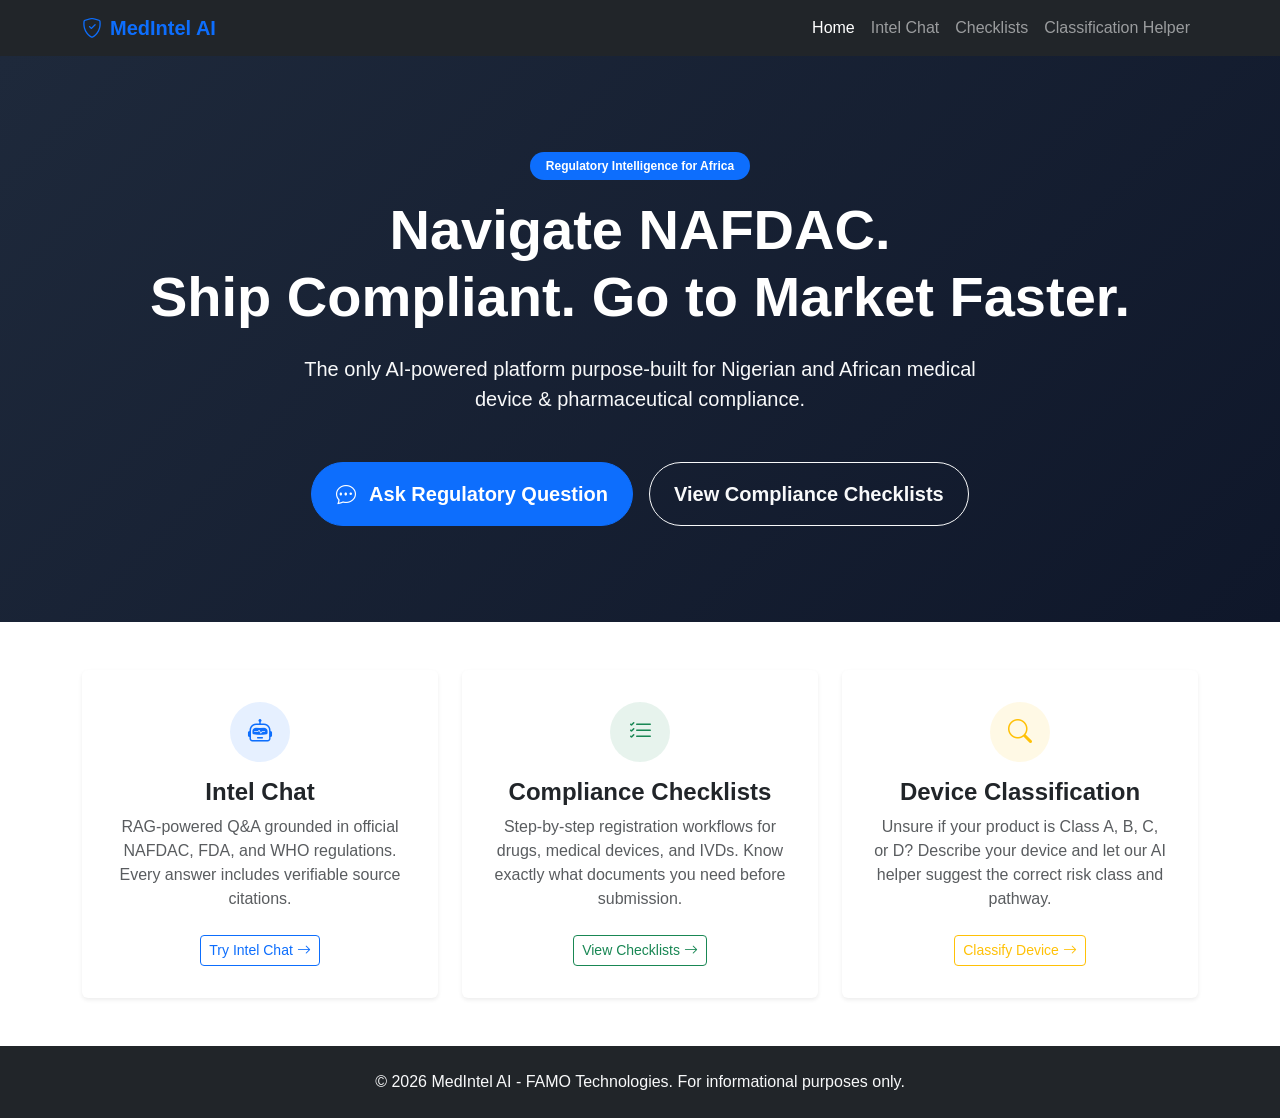
<file: templates/index.html>
<!DOCTYPE html>
<html lang="en">
<head>
    <meta charset="UTF-8">
    <meta name="viewport" content="width=device-width, initial-scale=1.0">
    <title>MedIntel AI — Regulatory Intelligence</title>
    <link href="https://cdn.jsdelivr.net/npm/bootstrap@5.3.2/dist/css/bootstrap.min.css" rel="stylesheet">
    <link rel="stylesheet" href="https://cdn.jsdelivr.net/npm/bootstrap-icons@1.11.1/font/bootstrap-icons.css">
    <link rel="stylesheet" href="/static/css/style.css">
</head>
<body>
    <!-- Navigation -->
    <nav class="navbar navbar-expand-lg navbar-dark bg-dark sticky-top">
        <div class="container">
            <a class="navbar-brand fw-bold text-primary" href="/">
                <i class="bi bi-shield-check me-2"></i>MedIntel AI
            </a>
            <button class="navbar-toggler" type="button" data-bs-toggle="collapse" data-bs-target="#navbarNav">
                <span class="navbar-toggler-icon"></span>
            </button>
            <div class="collapse navbar-collapse" id="navbarNav">
                <ul class="navbar-nav ms-auto">
                    <li class="nav-item">
                        <a class="nav-link active" href="/">Home</a>
                    </li>
                    <li class="nav-item">
                        <a class="nav-link" href="/chat">Intel Chat</a>
                    </li>
                    <li class="nav-item">
                        <a class="nav-link" href="/checklists">Checklists</a>
                    </li>
                    <li class="nav-item">
                        <a class="nav-link" href="/classify">Classification Helper</a>
                    </li>
                </ul>
            </div>
        </div>
    </nav>

    <!-- Hero Section -->
    <div class="hero-section text-center text-white py-5 mb-5 bg-dark" style="background: linear-gradient(135deg, #1e293b, #0f172a);">
        <div class="container py-5">
            <span class="badge bg-primary px-3 py-2 mb-3 rounded-pill">Regulatory Intelligence for Africa</span>
            <h1 class="display-4 fw-bold mb-4">Navigate NAFDAC.<br>Ship Compliant. Go to Market Faster.</h1>
            <p class="lead mb-5 mx-auto text-light" style="max-width: 700px;">
                The only AI-powered platform purpose-built for Nigerian and African medical device & pharmaceutical compliance.
            </p>
            <div class="d-flex justify-content-center gap-3">
                <a href="/chat" class="btn btn-primary btn-lg px-4 py-3 rounded-pill fw-bold">
                    <i class="bi bi-chat-dots me-2"></i> Ask Regulatory Question
                </a>
                <a href="/checklists" class="btn btn-outline-light btn-lg px-4 py-3 rounded-pill fw-bold">
                    View Compliance Checklists
                </a>
            </div>
        </div>
    </div>

    <!-- Features -->
    <div class="container mb-5">
        <div class="row g-4">
            <div class="col-md-4">
                <div class="card h-100 border-0 shadow-sm feature-card p-3">
                    <div class="card-body text-center">
                        <div class="feature-icon bg-primary bg-opacity-10 text-primary mb-3 mx-auto rounded-circle d-flex align-items-center justify-content-center" style="width: 60px; height: 60px; font-size: 24px;">
                            <i class="bi bi-robot"></i>
                        </div>
                        <h4 class="card-title fw-bold">Intel Chat</h4>
                        <p class="card-text text-muted">RAG-powered Q&A grounded in official NAFDAC, FDA, and WHO regulations. Every answer includes verifiable source citations.</p>
                        <a href="/chat" class="btn btn-sm btn-outline-primary mt-2">Try Intel Chat <i class="bi bi-arrow-right"></i></a>
                    </div>
                </div>
            </div>
            
            <div class="col-md-4">
                <div class="card h-100 border-0 shadow-sm feature-card p-3">
                    <div class="card-body text-center">
                        <div class="feature-icon bg-success bg-opacity-10 text-success mb-3 mx-auto rounded-circle d-flex align-items-center justify-content-center" style="width: 60px; height: 60px; font-size: 24px;">
                            <i class="bi bi-list-check"></i>
                        </div>
                        <h4 class="card-title fw-bold">Compliance Checklists</h4>
                        <p class="card-text text-muted">Step-by-step registration workflows for drugs, medical devices, and IVDs. Know exactly what documents you need before submission.</p>
                        <a href="/checklists" class="btn btn-sm btn-outline-success mt-2">View Checklists <i class="bi bi-arrow-right"></i></a>
                    </div>
                </div>
            </div>

            <div class="col-md-4">
                <div class="card h-100 border-0 shadow-sm feature-card p-3">
                    <div class="card-body text-center">
                        <div class="feature-icon bg-warning bg-opacity-10 text-warning mb-3 mx-auto rounded-circle d-flex align-items-center justify-content-center" style="width: 60px; height: 60px; font-size: 24px;">
                            <i class="bi bi-search"></i>
                        </div>
                        <h4 class="card-title fw-bold">Device Classification</h4>
                        <p class="card-text text-muted">Unsure if your product is Class A, B, C, or D? Describe your device and let our AI helper suggest the correct risk class and pathway.</p>
                        <a href="/classify" class="btn btn-sm btn-outline-warning mt-2">Classify Device <i class="bi bi-arrow-right"></i></a>
                    </div>
                </div>
            </div>
        </div>
    </div>

    <!-- Footer -->
    <footer class="bg-dark text-light py-4 mt-auto">
        <div class="container text-center">
            <p class="mb-0">&copy; 2026 MedIntel AI - FAMO Technologies. For informational purposes only.</p>
        </div>
    </footer>

    <script src="https://cdn.jsdelivr.net/npm/bootstrap@5.3.2/dist/js/bootstrap.bundle.min.js"></script>
</body>
</html>
</file>
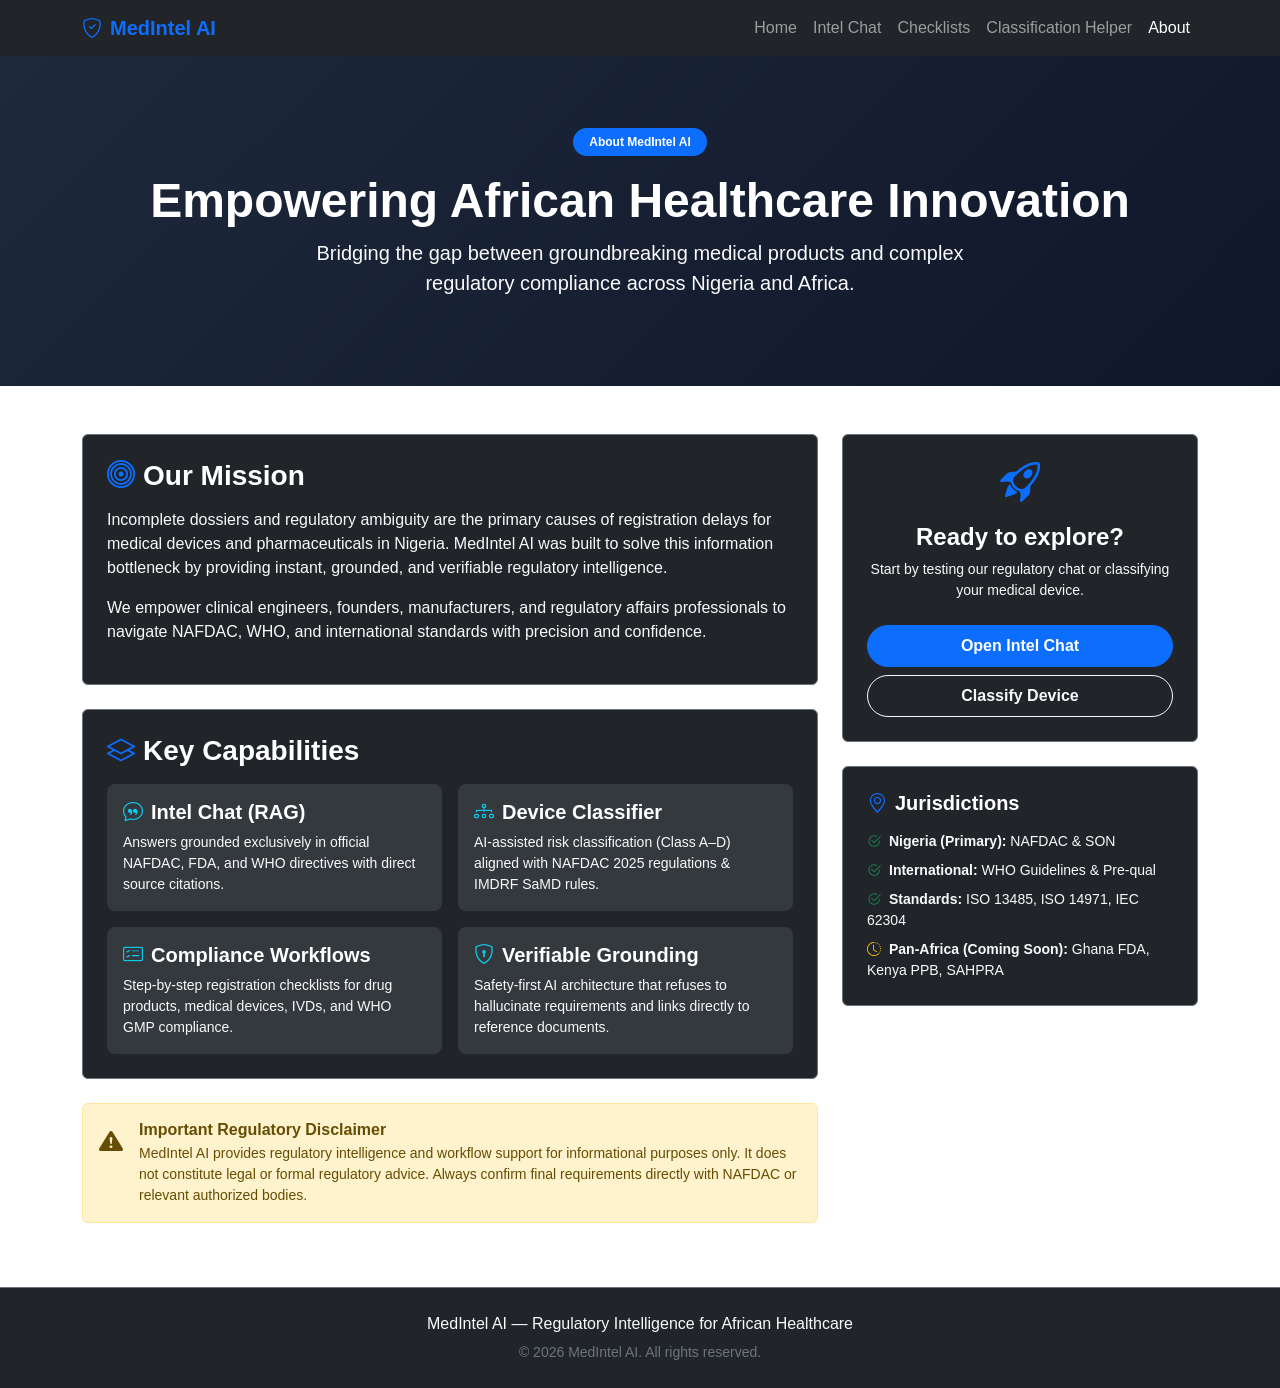
<file: templates/about.html>
<!DOCTYPE html>
<html lang="en">
<head>
    <meta charset="UTF-8">
    <meta name="viewport" content="width=device-width, initial-scale=1.0">
    <title>About — MedIntel AI</title>
    <link href="https://cdn.jsdelivr.net/npm/bootstrap@5.3.2/dist/css/bootstrap.min.css" rel="stylesheet">
    <link rel="stylesheet" href="https://cdn.jsdelivr.net/npm/bootstrap-icons@1.11.1/font/bootstrap-icons.css">
    <link rel="stylesheet" href="/static/css/style.css">
</head>
<body>
    <!-- Navigation -->
    <nav class="navbar navbar-expand-lg navbar-dark bg-dark sticky-top">
        <div class="container">
            <a class="navbar-brand fw-bold text-primary" href="/">
                <i class="bi bi-shield-check me-2"></i>MedIntel AI
            </a>
            <button class="navbar-toggler" type="button" data-bs-toggle="collapse" data-bs-target="#navbarNav">
                <span class="navbar-toggler-icon"></span>
            </button>
            <div class="collapse navbar-collapse" id="navbarNav">
                <ul class="navbar-nav ms-auto">
                    <li class="nav-item">
                        <a class="nav-link" href="/">Home</a>
                    </li>
                    <li class="nav-item">
                        <a class="nav-link" href="/chat">Intel Chat</a>
                    </li>
                    <li class="nav-item">
                        <a class="nav-link" href="/checklists">Checklists</a>
                    </li>
                    <li class="nav-item">
                        <a class="nav-link" href="/classify">Classification Helper</a>
                    </li>
                    <li class="nav-item">
                        <a class="nav-link active" href="/about">About</a>
                    </li>
                </ul>
            </div>
        </div>
    </nav>

    <!-- Header Section -->
    <div class="bg-dark text-white py-5 mb-5" style="background: linear-gradient(135deg, #1e293b, #0f172a);">
        <div class="container text-center py-4">
            <span class="badge bg-primary px-3 py-2 mb-3 rounded-pill">About MedIntel AI</span>
            <h1 class="display-5 fw-bold">Empowering African Healthcare Innovation</h1>
            <p class="lead text-light mx-auto" style="max-width: 700px;">
                Bridging the gap between groundbreaking medical products and complex regulatory compliance across Nigeria and Africa.
            </p>
        </div>
    </div>

    <!-- Main Content -->
    <div class="container mb-5">
        <div class="row g-4">
            <div class="col-lg-8">
                <div class="card bg-dark text-white border-secondary p-4 mb-4">
                    <h3 class="fw-bold mb-3"><i class="bi bi-bullseye text-primary me-2"></i>Our Mission</h3>
                    <p class="text-light leading-relaxed">
                        Incomplete dossiers and regulatory ambiguity are the primary causes of registration delays for medical devices and pharmaceuticals in Nigeria. MedIntel AI was built to solve this information bottleneck by providing instant, grounded, and verifiable regulatory intelligence.
                    </p>
                    <p class="text-light">
                        We empower clinical engineers, founders, manufacturers, and regulatory affairs professionals to navigate NAFDAC, WHO, and international standards with precision and confidence.
                    </p>
                </div>

                <div class="card bg-dark text-white border-secondary p-4 mb-4">
                    <h3 class="fw-bold mb-3"><i class="bi bi-layers text-primary me-2"></i>Key Capabilities</h3>
                    <div class="row g-3">
                        <div class="col-md-6">
                            <div class="p-3 bg-secondary bg-opacity-25 rounded-3">
                                <h5 class="fw-bold text-white mb-2"><i class="bi bi-chat-quote text-info me-2"></i>Intel Chat (RAG)</h5>
                                <p class="small text-light mb-0">Answers grounded exclusively in official NAFDAC, FDA, and WHO directives with direct source citations.</p>
                            </div>
                        </div>
                        <div class="col-md-6">
                            <div class="p-3 bg-secondary bg-opacity-25 rounded-3">
                                <h5 class="fw-bold text-white mb-2"><i class="bi bi-diagram-3 text-info me-2"></i>Device Classifier</h5>
                                <p class="small text-light mb-0">AI-assisted risk classification (Class A–D) aligned with NAFDAC 2025 regulations & IMDRF SaMD rules.</p>
                            </div>
                        </div>
                        <div class="col-md-6">
                            <div class="p-3 bg-secondary bg-opacity-25 rounded-3">
                                <h5 class="fw-bold text-white mb-2"><i class="bi bi-card-checklist text-info me-2"></i>Compliance Workflows</h5>
                                <p class="small text-light mb-0">Step-by-step registration checklists for drug products, medical devices, IVDs, and WHO GMP compliance.</p>
                            </div>
                        </div>
                        <div class="col-md-6">
                            <div class="p-3 bg-secondary bg-opacity-25 rounded-3">
                                <h5 class="fw-bold text-white mb-2"><i class="bi bi-shield-lock text-info me-2"></i>Verifiable Grounding</h5>
                                <p class="small text-light mb-0">Safety-first AI architecture that refuses to hallucinate requirements and links directly to reference documents.</p>
                            </div>
                        </div>
                    </div>
                </div>

                <div class="alert alert-warning d-flex align-items-start" role="alert">
                    <i class="bi bi-exclamation-triangle-fill fs-4 me-3 mt-1"></i>
                    <div>
                        <h6 class="alert-heading fw-bold mb-1">Important Regulatory Disclaimer</h6>
                        <p class="small mb-0">
                            MedIntel AI provides regulatory intelligence and workflow support for informational purposes only. It does not constitute legal or formal regulatory advice. Always confirm final requirements directly with NAFDAC or relevant authorized bodies.
                        </p>
                    </div>
                </div>
            </div>

            <div class="col-lg-4">
                <div class="card bg-dark text-white border-secondary p-4 mb-4 text-center">
                    <div class="display-6 text-primary mb-3">
                        <i class="bi bi-rocket-takeoff"></i>
                    </div>
                    <h4 class="fw-bold mb-2">Ready to explore?</h4>
                    <p class="small text-light mb-4">Start by testing our regulatory chat or classifying your medical device.</p>
                    <a href="/chat" class="btn btn-primary w-100 py-2 rounded-pill fw-bold mb-2">
                        Open Intel Chat
                    </a>
                    <a href="/classify" class="btn btn-outline-light w-100 py-2 rounded-pill fw-bold">
                        Classify Device
                    </a>
                </div>

                <div class="card bg-dark text-white border-secondary p-4">
                    <h5 class="fw-bold mb-3"><i class="bi bi-geo-alt text-primary me-2"></i>Jurisdictions</h5>
                    <ul class="list-unstyled small text-light mb-0">
                        <li class="mb-2"><i class="bi bi-check2-circle text-success me-2"></i><strong>Nigeria (Primary):</strong> NAFDAC & SON</li>
                        <li class="mb-2"><i class="bi bi-check2-circle text-success me-2"></i><strong>International:</strong> WHO Guidelines & Pre-qual</li>
                        <li class="mb-2"><i class="bi bi-check2-circle text-success me-2"></i><strong>Standards:</strong> ISO 13485, ISO 14971, IEC 62304</li>
                        <li><i class="bi bi-clock-history text-warning me-2"></i><strong>Pan-Africa (Coming Soon):</strong> Ghana FDA, Kenya PPB, SAHPRA</li>
                    </ul>
                </div>
            </div>
        </div>
    </div>

    <!-- Footer -->
    <footer class="bg-dark text-secondary py-4 border-top border-secondary">
        <div class="container text-center">
            <p class="mb-1 text-light">MedIntel AI — Regulatory Intelligence for African Healthcare</p>
            <small>&copy; 2026 MedIntel AI. All rights reserved.</small>
        </div>
    </footer>

    <script src="https://cdn.jsdelivr.net/npm/bootstrap@5.3.2/dist/js/bootstrap.bundle.min.js"></script>
</body>
</html>
</file>
<file: static/css/style.css>
/* MedIntel AI - Custom Styles */

body {
    font-family: 'Inter', -apple-system, BlinkMacSystemFont, "Segoe UI", Roboto, "Helvetica Neue", Arial, sans-serif;
}

.feature-card {
    transition: transform 0.2s ease, box-shadow 0.2s ease;
}

.feature-card:hover {
    transform: translateY(-5px);
    box-shadow: 0 10px 20px rgba(0,0,0,0.05) !important;
}

/* Chat Styles */
#chat-messages {
    scroll-behavior: smooth;
}

.message-bubble {
    line-height: 1.5;
    font-size: 0.95rem;
}

.message-bubble.user-message {
    background-color: #0d6efd !important;
    color: white !important;
    border-color: #0d6efd !important;
}

.markdown-content h1, 
.markdown-content h2, 
.markdown-content h3 {
    font-size: 1.25rem;
    font-weight: bold;
    margin-top: 1rem;
    margin-bottom: 0.5rem;
}

.markdown-content p {
    margin-bottom: 0.75rem;
}

.markdown-content ul, 
.markdown-content ol {
    margin-bottom: 1rem;
    padding-left: 1.5rem;
}

.markdown-content strong {
    font-weight: 600;
}

.source-card {
    font-size: 0.85rem;
    border-left: 3px solid #198754;
    transition: background-color 0.2s;
}

.source-card:hover {
    background-color: #f8f9fa;
}

/* Checklist Timeline */
.timeline-step {
    padding-bottom: 2rem;
}

.timeline-step:last-child {
    border-left-color: transparent !important;
}

/* Classification Result */
#result-content h1, 
#result-content h2, 
#result-content h3 {
    font-size: 1.1rem;
    color: #212529;
    margin-top: 1.5rem;
}

#result-content p {
    color: #495057;
}
</file>
